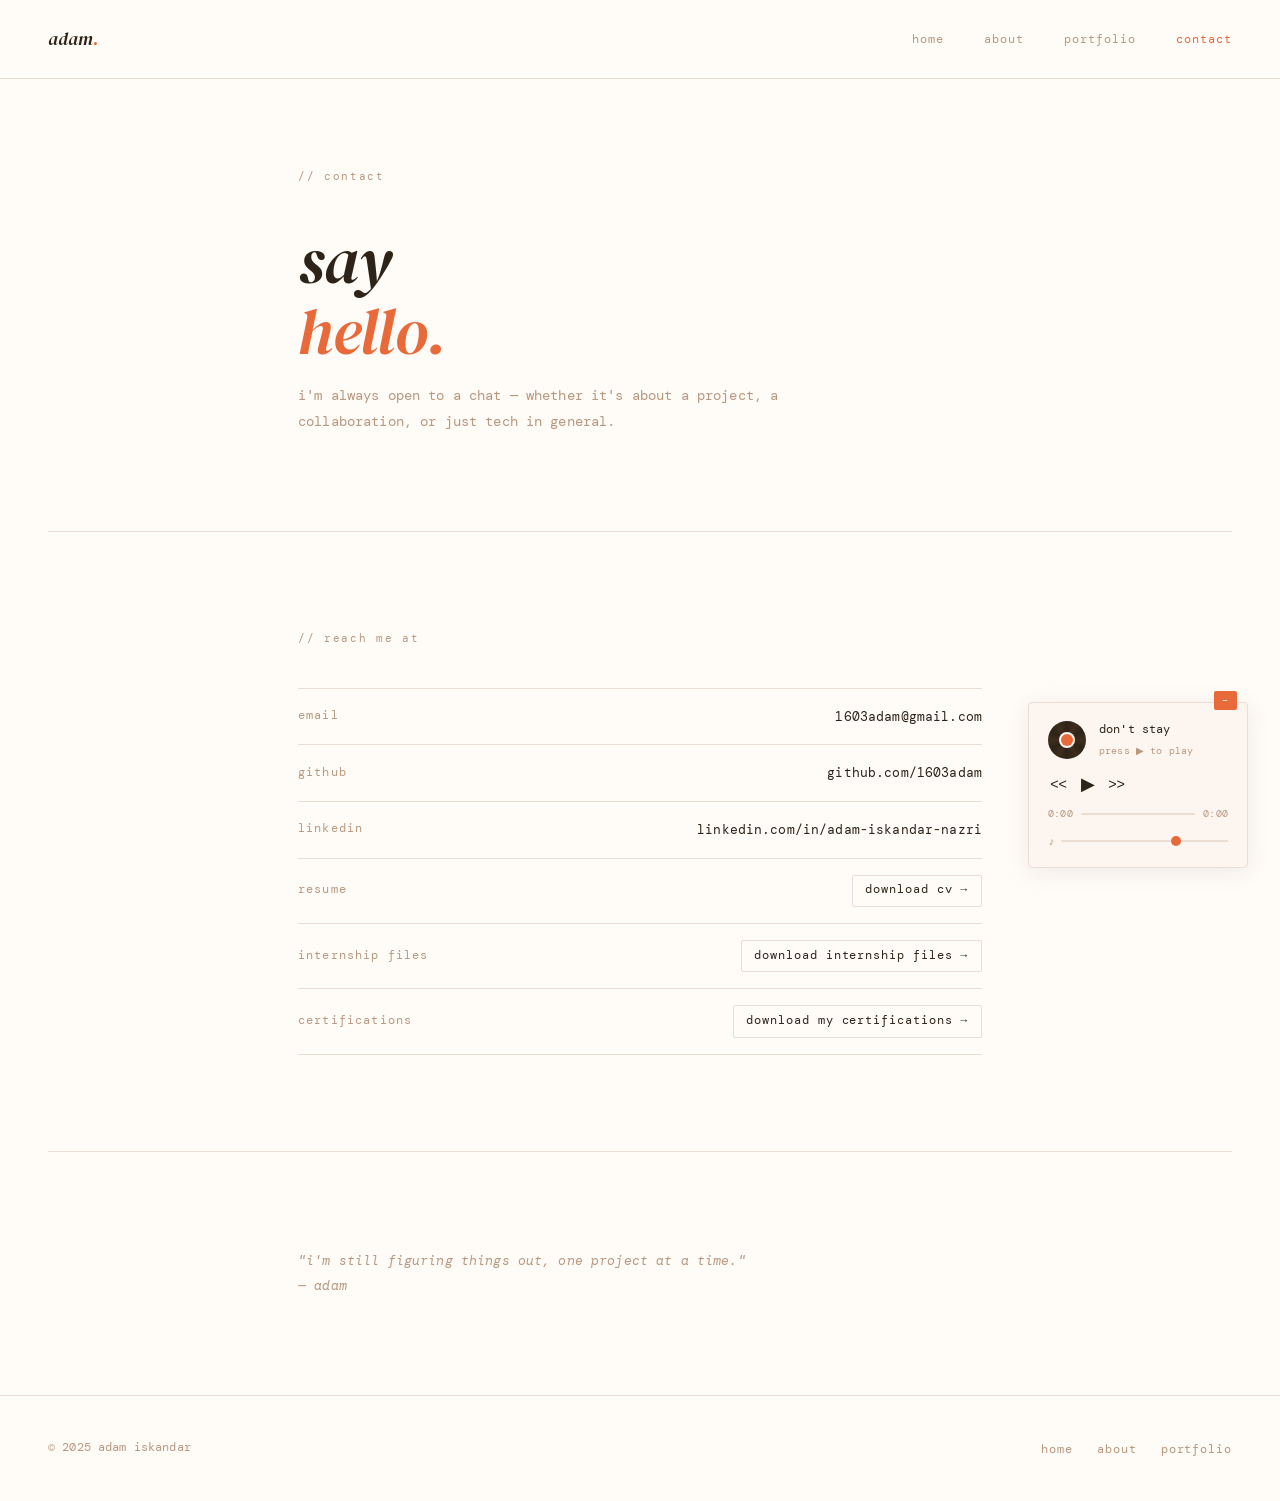
<file: contact.html>
<!DOCTYPE html>
<html lang="en">
<head>
  <meta charset="UTF-8" />
  <meta name="viewport" content="width=device-width, initial-scale=1.0" />
  <title>contact — adam iskandar</title>
  <link rel="stylesheet" href="style.css" />
</head>
<body>

<nav>
  <div class="nav-logo">adam<span>.</span></div>
  <ul class="nav-links" id="nav-links">
    <li><a href="index.html">home</a></li>
    <li><a href="about.html">about</a></li>
    <li><a href="portfolio.html">portfolio</a></li>
    <li><a href="contact.html" class="active">contact</a></li>
  </ul>
  <button class="hamburger" id="hamburger" aria-label="menu">
    <span></span><span></span><span></span>
  </button>
</nav>

<div class="page-wrap">

  <div class="section fade-in">
    <span class="section-label">// contact</span>
    <h1 class="display-title">say<br /><span>hello.</span></h1>
    <p style="margin-top:1rem;">
      i'm always open to a chat — whether it's about a project,
      a collaboration, or just tech in general.
    </p>
  </div>

  <hr class="section-divider" />

  <div class="section fade-in">
    <span class="section-label">// reach me at</span>

    <ul class="contact-list" style="margin-top:1.5rem;">

      <li>
        <span class="contact-label">email</span>
        <span class="contact-value">
          <a href="mailto:1603adam@gmail.com">1603adam@gmail.com</a>
        </span>
      </li>

      <li>
        <span class="contact-label">github</span>
        <span class="contact-value">
          <a href="https://github.com/1603adam" target="_blank">github.com/1603adam</a>
        </span>
      </li>

      <li>
        <span class="contact-label">linkedin</span>
        <span class="contact-value">
          <a href="https://www.linkedin.com/in/adam-iskandar-nazri/" target="_blank">linkedin.com/in/adam-iskandar-nazri</a>
        </span>
      </li>

      <li>
        <span class="contact-label">resume</span>
        <span class="contact-value">
          <a href="files/resume.pdf" download class="btn btn-ghost" style="padding:0.3rem 0.8rem; font-size:0.72rem;">
            download cv →
          </a>
        </span>
      </li>

      <li>
        <span class="contact-label">internship files</span>
        <span class="contact-value">
          <a href="files/internship files.zip" download class="btn btn-ghost" style="padding:0.3rem 0.8rem; font-size:0.72rem;">
            download internship files →
          </a>
      </li>

      <li>
        <span class="contact-label">certifications</span>
        <span class="contact-value">
          <a href="files/certifications.zip" download class="btn btn-ghost" style="padding:0.3rem 0.8rem; font-size:0.72rem;">
            download my certifications →
          </a>
      </li>

    </ul>


  </div>

  <hr class="section-divider" />

  <div class="section fade-in">
    <p style="font-style:italic; color:var(--muted); font-size:0.8rem; line-height:2;">
      "i'm still figuring things out, one project at a time."<br />
      — adam
    </p>
  </div>

  <!-- FOOTER -->
  <footer>
    <p>© 2025 adam iskandar</p>
    <ul class="footer-links">
      <li><a href="index.html">home</a></li>
      <li><a href="about.html">about</a></li>
      <li><a href="portfolio.html">portfolio</a></li>
    </ul>
  </footer>

</div>

<!-- ========== MUSIC PLAYER ========== -->
<div class="music-player" id="music-player">
  <button class="player-toggle" id="player-toggle">−</button>
  <button class="mini-btn" id="mini-btn">♪ music</button>
  <div class="player-header">
    <div class="vinyl" id="vinyl"></div>
    <div class="player-info">
      <div class="player-track" id="track-label">lofi beats</div>
      <div class="player-status" id="player-status">press ▶ to play</div>
    </div>
  </div>
  <div class="player-controls">
    <button class="ctrl-btn" id="prev-btn"><<</button>
    <button class="ctrl-btn play-btn" id="play-btn">▶</button>
    <button class="ctrl-btn" id="next-btn">>></button>
  </div>
  <div class="progress-wrap">
    <span class="time-label" id="current-time">0:00</span>
    <div class="progress-bar" id="progress-bar">
      <div class="progress-fill" id="progress-fill"></div>
    </div>
    <span class="time-label" id="total-time">0:00</span>
  </div>
  <div class="volume-wrap">
    <span>♪</span>
    <input type="range" class="volume-slider" id="volume-slider" min="0" max="1" step="0.05" value="0.7" />
  </div></div>

<script src="main.js"></script>
</body>
</html>
</file>
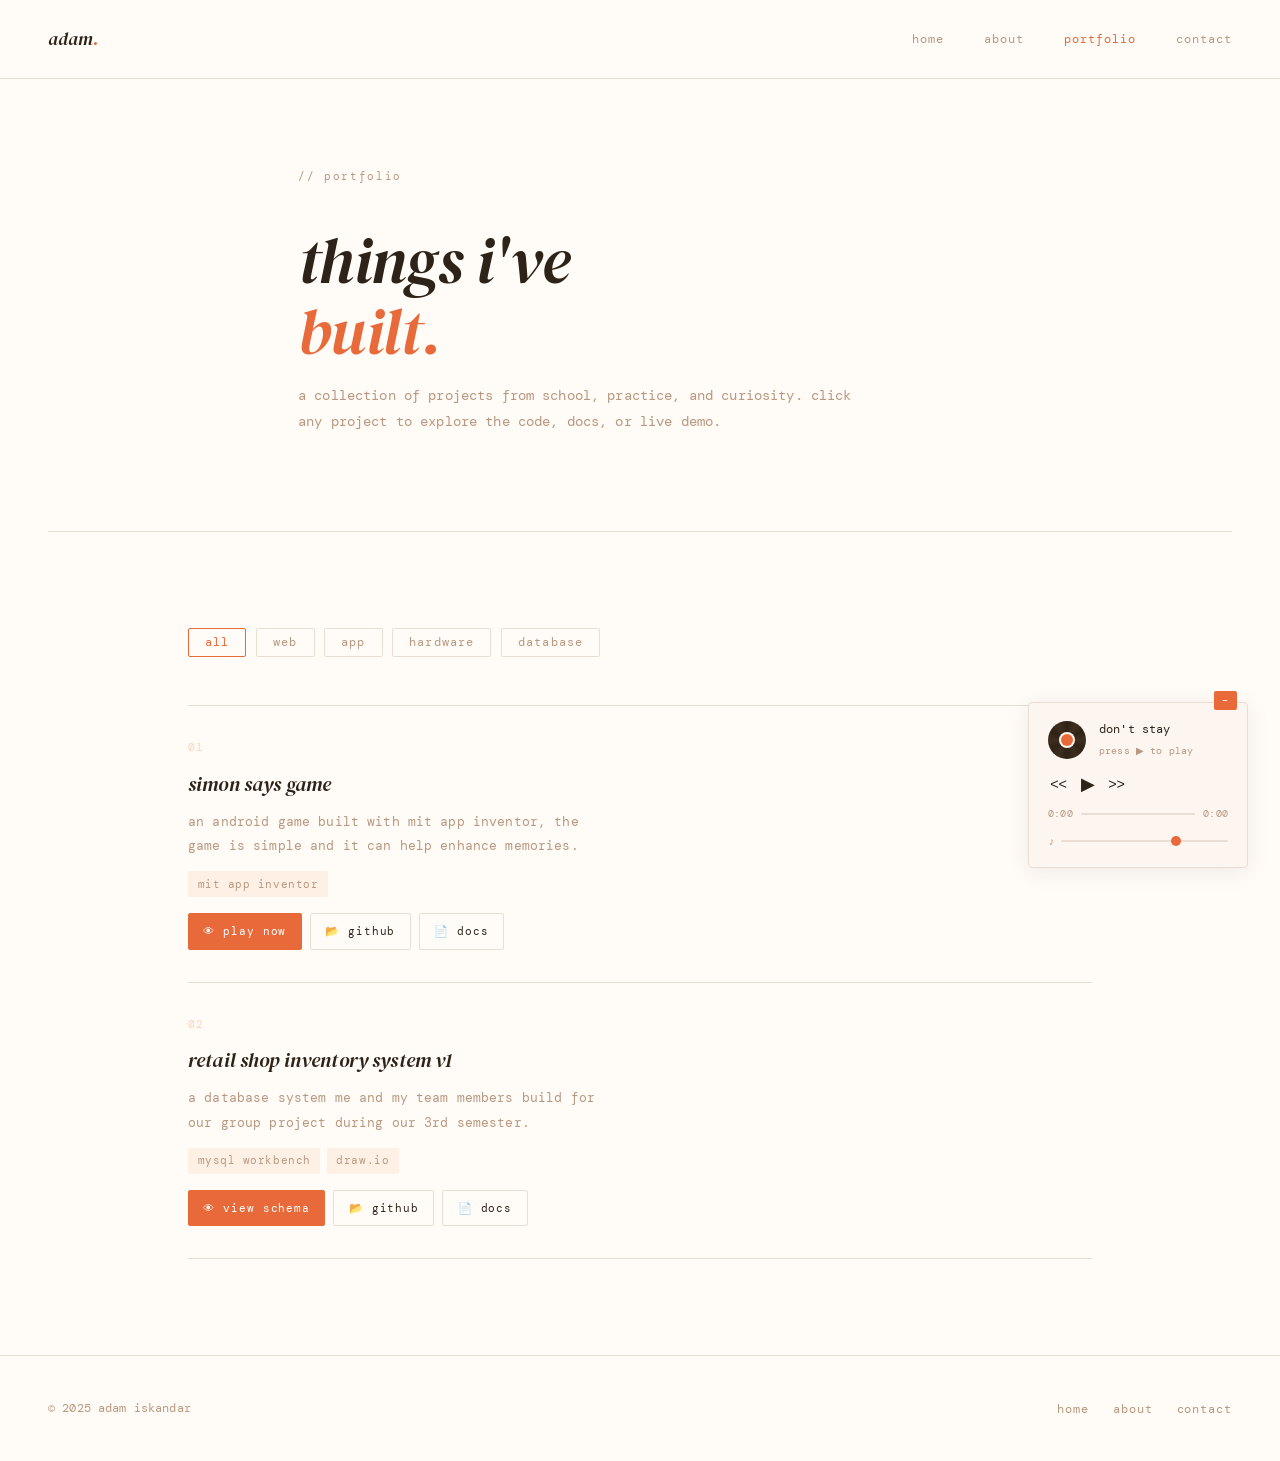
<file: portfolio.html>
<!DOCTYPE html>
<html lang="en">
<head>
  <meta charset="UTF-8" />
  <meta name="viewport" content="width=device-width, initial-scale=1.0" />
  <title>portfolio — adam iskandar</title>
  <link rel="stylesheet" href="style.css" />
</head>
<body>

<nav>
  <div class="nav-logo">adam<span>.</span></div>
  <ul class="nav-links" id="nav-links">
    <li><a href="index.html">home</a></li>
    <li><a href="about.html">about</a></li>
    <li><a href="portfolio.html" class="active">portfolio</a></li>
    <li><a href="contact.html">contact</a></li>
  </ul>
  <button class="hamburger" id="hamburger" aria-label="menu">
    <span></span><span></span><span></span>
  </button>
</nav>

<div class="page-wrap">

  <div class="section fade-in">
    <span class="section-label">// portfolio</span>
    <h1 class="display-title">things i've<br /><span>built.</span></h1>
    <p style="margin-top:1rem;">
      a collection of projects from school, practice, and curiosity.
      click any project to explore the code, docs, or live demo.
    </p>
  </div>

  <hr class="section-divider" />

  <div class="section-wide fade-in">

    <!-- FILTER BUTTONS -->
    <div class="filter-bar">
      <button class="filter-btn active" onclick="filterProjects('all', this)">all</button>
      <button class="filter-btn" onclick="filterProjects('web', this)">web</button>
      <button class="filter-btn" onclick="filterProjects('app', this)">app</button>
      <button class="filter-btn" onclick="filterProjects('hardware', this)">hardware</button>
      <button class="filter-btn" onclick="filterProjects('database', this)">database</button>
    </div>

    <div class="project-list" id="projects-grid">

      <!-- ---- PROJECT 1 ---- -->
      <div class="project-item" data-category="app">
        <div>
          <div class="project-num">01</div>
          <div class="project-title">simon says game</div>
          <p class="project-desc">
            an android game built with mit app inventor, the game is simple and it can help enhance memories.
          </p>
          <div class="project-tools">
            <span class="tool-tag">mit app inventor</span>
          </div>
          <div class="project-btns" style="margin-top:0.8rem;">
            <a href="files/SimonSays.apk" class="btn btn-solid">👁 play now</a>
            <a href="https://github.com/1603adam/simon-says-game" target="_blank" class="btn btn-ghost">📂 github</a>
            <a href="files/Portfolio of MIT App Inventor (Simon Says Game).pdf" download class="btn btn-ghost">📄 docs</a>
          </div>
        </div>
      </div>

      <!-- ---- PROJECT 2 ---- -->
      <div class="project-item" data-category="database">
        <div>
          <div class="project-num">02</div>
          <div class="project-title">retail shop inventory system v1</div>
          <p class="project-desc">
            a database system me and my team members build for our group project during our 3rd semester.
          </p>
          <div class="project-tools">
            <span class="tool-tag">mysql workbench</span>
            <span class="tool-tag">draw.io</span>
          </div>
          <div class="project-btns" style="margin-top:0.8rem;">
            <a href="files/ERD.png" class="btn btn-solid">👁 view schema</a>
            <a href="https://github.com/1603adam/retail-shop-inventory-system-v1" target="_blank" class="btn btn-ghost">📂 github</a>
            <a href="files/Portfolio of MySQL (Retail Shop Inventory Management).pdf" download class="btn btn-ghost">📄 docs</a>
          </div>
        </div>
      </div>

      <!--
        ---- ADD MORE PROJECTS HERE ----

        <div class="project-item" data-category="web">
          <div>
            <div class="project-num">04</div>
            <div class="project-title">project name</div>
            <p class="project-desc">short description of what it does.</p>
            <div class="project-tools">
              <span class="tool-tag">tool 1</span>
              <span class="tool-tag">tool 2</span>
            </div>
            <div class="project-btns" style="margin-top:0.8rem;">
              <a href="#" class="btn btn-solid">👁 demo</a>
              <a href="#" class="btn btn-ghost">📂 source</a>
            </div>
          </div>
        </div>
      -->

    </div>
  </div>

  <!-- FOOTER -->
  <footer>
    <p>© 2025 adam iskandar</p>
    <ul class="footer-links">
      <li><a href="index.html">home</a></li>
      <li><a href="about.html">about</a></li>
      <li><a href="contact.html">contact</a></li>
    </ul>
  </footer>

</div>

<!-- ========== MUSIC PLAYER ========== -->
<div class="music-player" id="music-player">
  <button class="player-toggle" id="player-toggle">−</button>
  <button class="mini-btn" id="mini-btn">♪ music</button>
  <div class="player-header">
    <div class="vinyl" id="vinyl"></div>
    <div class="player-info">
      <div class="player-track" id="track-label">lofi beats</div>
      <div class="player-status" id="player-status">press ▶ to play</div>
    </div>
  </div>
  <div class="player-controls">
    <button class="ctrl-btn" id="prev-btn"><<</button>
    <button class="ctrl-btn play-btn" id="play-btn">▶</button>
    <button class="ctrl-btn" id="next-btn">>></button>
  </div>
  <div class="progress-wrap">
    <span class="time-label" id="current-time">0:00</span>
    <div class="progress-bar" id="progress-bar">
      <div class="progress-fill" id="progress-fill"></div>
    </div>
    <span class="time-label" id="total-time">0:00</span>
  </div>
  <div class="volume-wrap">
    <span>♪</span>
    <input type="range" class="volume-slider" id="volume-slider" min="0" max="1" step="0.05" value="0.7" />
  </div></div>

<script src="main.js"></script>

<script>
  function filterProjects(category, btn) {
    document.querySelectorAll('.filter-btn').forEach(function (b) { b.classList.remove('active'); });
    btn.classList.add('active');
    document.querySelectorAll('.project-item').forEach(function (item) {
      var cat = item.getAttribute('data-category') || '';
      item.style.display = (category === 'all' || cat.includes(category)) ? 'grid' : 'none';
    });
  }
</script>
</body>
</html>
</file>
<file: style.css>
/* ============================================
   adam iskandar — portfolio
   lo-fi minimalist · soft orange + white
   ============================================ */

@import url('https://fonts.googleapis.com/css2?family=DM+Serif+Display:ital@0;1&family=DM+Mono:wght@300;400;500&display=swap');

/* ---- tokens ---- */
:root {
  --bg:          #FFFBF7;
  --orange:      #E8693A;
  --peach:       #FFD4B8;
  --peach-light: #FFF0E6;
  --text:        #2E2318;
  --muted:       #B89880;
  --line:        #EADDD3;
  --white:       #FFFFFF;
  --player-bg:   #FDF6F0;
}

/* ---- reset ---- */
*, *::before, *::after { box-sizing: border-box; margin: 0; padding: 0; }

html { scroll-behavior: smooth; }

body {
  font-family: 'DM Mono', monospace;
  background-color: var(--bg);
  color: var(--text);
  font-size: 14px;
  line-height: 1.8;
  letter-spacing: 0.01em;
}

/* all text lowercase via CSS */
body, nav, h1, h2, h3, h4, p, a, span, button, label {
  text-transform: lowercase;
}

a { text-decoration: none; color: inherit; }
img { max-width: 100%; display: block; }

/* ---- NAV ---- */
nav {
  position: fixed;
  top: 0; left: 0; right: 0;
  z-index: 200;
  display: flex;
  align-items: center;
  justify-content: space-between;
  padding: 1.4rem 3rem;
  background-color: var(--bg);
  border-bottom: 1px solid var(--line);
}

.nav-logo {
  font-family: 'DM Serif Display', serif;
  font-style: italic;
  font-size: 1.15rem;
  color: var(--text);
  letter-spacing: 0;
  text-transform: lowercase;
}

.nav-logo span { color: var(--orange); }

.nav-links {
  display: flex;
  list-style: none;
  gap: 2.5rem;
}

.nav-links a {
  font-size: 0.78rem;
  color: var(--muted);
  letter-spacing: 0.08em;
  transition: color 0.2s;
}

.nav-links a:hover,
.nav-links a.active {
  color: var(--orange);
}

/* mobile hamburger */
.hamburger {
  display: none;
  flex-direction: column;
  gap: 5px;
  background: none;
  border: none;
  cursor: pointer;
  padding: 4px;
}
.hamburger span {
  display: block;
  width: 22px;
  height: 1.5px;
  background: var(--text);
  border-radius: 2px;
  transition: all 0.3s;
}

/* ---- PAGE WRAPPER ---- */
.page-wrap {
  padding-top: 70px; /* offset for fixed nav */
}

/* ---- SECTIONS ---- */
.section {
  padding: 6rem 3rem;
  max-width: 780px;
  margin: 0 auto;
}

.section-wide {
  padding: 6rem 3rem;
  max-width: 1000px;
  margin: 0 auto;
}

.section-divider {
  border: none;
  border-top: 1px solid var(--line);
  margin: 0 3rem;
}

.section-label {
  font-size: 0.7rem;
  letter-spacing: 0.15em;
  color: var(--muted);
  margin-bottom: 2.5rem;
  display: block;
}

/* ---- TYPOGRAPHY ---- */
.display-title {
  font-family: 'DM Serif Display', serif;
  font-style: italic;
  font-size: clamp(2.4rem, 6vw, 4rem);
  line-height: 1.1;
  font-weight: 400;
  letter-spacing: -0.01em;
  text-transform: lowercase;
}

.display-title span { color: var(--orange); }

h2 {
  font-family: 'DM Serif Display', serif;
  font-style: italic;
  font-size: 1.8rem;
  font-weight: 400;
  margin-bottom: 1.5rem;
  text-transform: lowercase;
}

p {
  color: var(--muted);
  font-size: 0.85rem;
  line-height: 1.9;
  max-width: 560px;
}

/* ---- BUTTONS ---- */
.btn {
  display: inline-block;
  font-family: 'DM Mono', monospace;
  font-size: 0.75rem;
  letter-spacing: 0.08em;
  padding: 0.55rem 1.2rem;
  border-radius: 2px;
  border: 1px solid transparent;
  cursor: pointer;
  transition: all 0.2s;
  text-transform: lowercase;
}

.btn-solid {
  background: var(--orange);
  color: var(--white);
  border-color: var(--orange);
}
.btn-solid:hover {
  background: #d15a2d;
  border-color: #d15a2d;
}

.btn-ghost {
  background: transparent;
  color: var(--text);
  border-color: var(--line);
}
.btn-ghost:hover {
  border-color: var(--orange);
  color: var(--orange);
}

/* ---- HERO ---- */
.hero {
  padding: 7rem 3rem 5rem;
  max-width: 780px;
  margin: 0 auto;
}

.hero-eyebrow {
  font-size: 0.72rem;
  color: var(--muted);
  letter-spacing: 0.12em;
  margin-bottom: 1.8rem;
  display: flex;
  align-items: center;
  gap: 0.8rem;
}

.hero-eyebrow::before {
  content: '';
  display: inline-block;
  width: 28px;
  height: 1px;
  background: var(--orange);
}

.hero-photo-wrap {
  margin: 2.5rem 0;
}

.hero-photo {
  width: 96px;
  height: 96px;
  border-radius: 50%;
  object-fit: cover;
  border: 2px solid var(--peach);
}

.hero-bio {
  margin: 2rem 0 2.5rem;
}

.hero-links {
  display: flex;
  gap: 0.8rem;
  flex-wrap: wrap;
  margin-top: 2rem;
}

/* ---- ABOUT ---- */
.about-grid {
  display: grid;
  grid-template-columns: 1fr 1fr;
  gap: 4rem;
  align-items: start;
}

.skills-list {
  list-style: none;
  margin-top: 0.5rem;
}

.skills-list li {
  font-size: 0.8rem;
  color: var(--muted);
  padding: 0.55rem 0;
  border-bottom: 1px solid var(--line);
  display: flex;
  align-items: center;
  gap: 0.6rem;
}

.skills-list li::before {
  content: '◦';
  color: var(--orange);
  font-size: 0.9rem;
}

.edu-item {
  margin-bottom: 1.8rem;
}
.edu-item h4 {
  font-size: 0.82rem;
  color: var(--text);
  font-weight: 500;
  margin-bottom: 0.2rem;
  text-transform: lowercase;
}
.edu-item p {
  font-size: 0.76rem;
  color: var(--muted);
}

/* ---- PORTFOLIO ---- */
.filter-bar {
  display: flex;
  gap: 0.6rem;
  flex-wrap: wrap;
  margin-bottom: 3rem;
}

.filter-btn {
  font-family: 'DM Mono', monospace;
  font-size: 0.72rem;
  letter-spacing: 0.1em;
  padding: 0.4rem 1rem;
  background: transparent;
  border: 1px solid var(--line);
  border-radius: 2px;
  color: var(--muted);
  cursor: pointer;
  transition: all 0.2s;
  text-transform: lowercase;
}
.filter-btn:hover,
.filter-btn.active {
  border-color: var(--orange);
  color: var(--orange);
}

/* project list (not cards, lo-fi style) */
.project-list {
  display: flex;
  flex-direction: column;
  gap: 0;
}

.project-item {
  padding: 2rem 0;
  border-bottom: 1px solid var(--line);
  display: grid;
  grid-template-columns: 1fr auto;
  gap: 1.5rem;
  align-items: start;
  transition: opacity 0.2s;
}

.project-item:first-child { border-top: 1px solid var(--line); }

.project-num {
  font-size: 0.68rem;
  color: var(--peach);
  letter-spacing: 0.1em;
  margin-bottom: 0.5rem;
}

.project-title {
  font-family: 'DM Serif Display', serif;
  font-style: italic;
  font-size: 1.25rem;
  font-weight: 400;
  margin-bottom: 0.5rem;
  text-transform: lowercase;
}

.project-desc {
  font-size: 0.8rem;
  color: var(--muted);
  margin-bottom: 0.8rem;
  max-width: 420px;
}

.project-tools {
  display: flex;
  flex-wrap: wrap;
  gap: 0.4rem;
  margin-bottom: 1rem;
}

.tool-tag {
  font-size: 0.68rem;
  color: var(--muted);
  background: var(--peach-light);
  padding: 0.2rem 0.6rem;
  border-radius: 2px;
  letter-spacing: 0.05em;
  text-transform: lowercase;
}

.project-btns {
  display: flex;
  gap: 0.5rem;
  flex-wrap: wrap;
}

.project-btns .btn { font-size: 0.7rem; padding: 0.45rem 0.9rem; }

/* ---- CONTACT ---- */
.contact-list {
  list-style: none;
  margin-top: 1rem;
}
.contact-list li {
  padding: 1rem 0;
  border-bottom: 1px solid var(--line);
  display: flex;
  align-items: center;
  justify-content: space-between;
  gap: 1rem;
}
.contact-list li:first-child { border-top: 1px solid var(--line); }

.contact-label {
  font-size: 0.72rem;
  letter-spacing: 0.1em;
  color: var(--muted);
  min-width: 80px;
}
.contact-value {
  font-size: 0.82rem;
  color: var(--text);
}
.contact-value a:hover { color: var(--orange); }

/* ---- FOOTER ---- */
footer {
  padding: 2.5rem 3rem;
  border-top: 1px solid var(--line);
  display: flex;
  align-items: center;
  justify-content: space-between;
  gap: 1rem;
  flex-wrap: wrap;
}

footer p {
  font-size: 0.72rem;
  color: var(--muted);
  max-width: none;
}

.footer-links {
  display: flex;
  gap: 1.5rem;
  list-style: none;
}

.footer-links a {
  font-size: 0.72rem;
  color: var(--muted);
  letter-spacing: 0.08em;
  transition: color 0.2s;
}

.footer-links a:hover { color: var(--orange); }

/* ---- MUSIC PLAYER ---- */
/* floats bottom-left, lo-fi vinyl style */
.music-player {
  position: fixed;
  bottom: 2rem;
  right: 2rem;
  z-index: 300;
  background: var(--player-bg);
  border: 1px solid var(--line);
  border-radius: 4px;
  padding: 1rem 1.2rem;
  min-width: 220px;
  box-shadow: 0 4px 24px rgba(46,35,24,0.08);
  transition: all 0.3s;
}

.music-player.collapsed {
  min-width: auto;
  padding: 0.8rem;
}

.player-toggle {
  position: absolute;
  top: -12px;
  right: 10px;
  background: var(--orange);
  border: none;
  border-radius: 2px;
  color: white;
  font-family: 'DM Mono', monospace;
  font-size: 0.65rem;
  padding: 0.2rem 0.5rem;
  cursor: pointer;
  text-transform: lowercase;
  letter-spacing: 0.05em;
}

.player-header {
  display: flex;
  align-items: center;
  gap: 0.8rem;
  margin-bottom: 0.8rem;
}

/* vinyl record disc */
.vinyl {
  width: 38px;
  height: 38px;
  border-radius: 50%;
  background: conic-gradient(
    #2E2318 0deg, #3d2e1e 30deg,
    #2E2318 60deg, #3d2e1e 90deg,
    #2E2318 120deg, #3d2e1e 150deg,
    #2E2318 180deg, #3d2e1e 210deg,
    #2E2318 240deg, #3d2e1e 270deg,
    #2E2318 300deg, #3d2e1e 330deg,
    #2E2318 360deg
  );
  position: relative;
  flex-shrink: 0;
  transition: animation 0.3s;
}

.vinyl::after {
  content: '';
  position: absolute;
  top: 50%; left: 50%;
  transform: translate(-50%, -50%);
  width: 12px;
  height: 12px;
  border-radius: 50%;
  background: var(--orange);
  box-shadow: 0 0 0 2px var(--player-bg);
}

.vinyl.spinning {
  animation: spin 3s linear infinite;
}

@keyframes spin {
  from { transform: rotate(0deg); }
  to   { transform: rotate(360deg); }
}

.player-info {
  flex: 1;
  min-width: 0;
}

.player-track {
  font-size: 0.75rem;
  color: var(--text);
  white-space: nowrap;
  overflow: hidden;
  text-overflow: ellipsis;
  text-transform: lowercase;
}

.player-status {
  font-size: 0.65rem;
  color: var(--muted);
  margin-top: 0.1rem;
}

.player-controls {
  display: flex;
  align-items: center;
  gap: 0.6rem;
  margin-bottom: 0.6rem;
}

.ctrl-btn {
  background: none;
  border: none;
  cursor: pointer;
  color: var(--text);
  font-size: 0.9rem;
  padding: 2px;
  transition: color 0.2s;
  line-height: 1;
}
.ctrl-btn:hover { color: var(--orange); }
.ctrl-btn.play-btn { font-size: 1.1rem; }

/* progress bar */
.progress-wrap {
  display: flex;
  align-items: center;
  gap: 0.5rem;
  margin-bottom: 0.5rem;
}

.progress-bar {
  flex: 1;
  height: 2px;
  background: var(--line);
  border-radius: 2px;
  cursor: pointer;
  position: relative;
}

.progress-fill {
  height: 100%;
  background: var(--orange);
  border-radius: 2px;
  width: 0%;
  transition: width 0.1s linear;
}

.time-label {
  font-size: 0.62rem;
  color: var(--muted);
  white-space: nowrap;
}

/* volume */
.volume-wrap {
  display: flex;
  align-items: center;
  gap: 0.4rem;
}

.volume-wrap span { font-size: 0.7rem; color: var(--muted); }

input[type="range"].volume-slider {
  -webkit-appearance: none;
  appearance: none;
  flex: 1;
  height: 2px;
  background: var(--line);
  border-radius: 2px;
  cursor: pointer;
  outline: none;
}
input[type="range"].volume-slider::-webkit-slider-thumb {
  -webkit-appearance: none;
  width: 10px;
  height: 10px;
  border-radius: 50%;
  background: var(--orange);
  cursor: pointer;
}

/* upload hint */
.player-hint {
  font-size: 0.65rem;
  color: var(--muted);
  text-align: center;
  margin-top: 0.4rem;
  line-height: 1.4;
}

.player-file-input { display: none; }

.upload-btn {
  background: none;
  border: 1px solid var(--line);
  border-radius: 2px;
  font-family: 'DM Mono', monospace;
  font-size: 0.68rem;
  color: var(--muted);
  padding: 0.3rem 0.7rem;
  cursor: pointer;
  transition: all 0.2s;
  text-transform: lowercase;
  width: 100%;
  margin-top: 0.5rem;
}
.upload-btn:hover { border-color: var(--orange); color: var(--orange); }

/* collapsed state */
.music-player.collapsed .player-controls,
.music-player.collapsed .progress-wrap,
.music-player.collapsed .volume-wrap,
.music-player.collapsed .player-hint,
.music-player.collapsed .upload-btn,
.music-player.collapsed .player-header { display: none; }

.music-player.collapsed .mini-btn {
  display: flex !important;
  align-items: center;
  gap: 0.5rem;
  background: none;
  border: none;
  cursor: pointer;
  font-family: 'DM Mono', monospace;
  font-size: 0.7rem;
  color: var(--muted);
  text-transform: lowercase;
}

.mini-btn { display: none; }

/* ---- FADE IN ---- */
.fade-in {
  opacity: 0;
  transform: translateY(16px);
  transition: opacity 0.6s ease, transform 0.6s ease;
}
.fade-in.visible {
  opacity: 1;
  transform: translateY(0);
}

/* ---- RESPONSIVE ---- */
@media (max-width: 680px) {
  nav { padding: 1.2rem 1.5rem; }
  .nav-links {
    display: none;
    position: absolute;
    top: 60px; left: 0; right: 0;
    flex-direction: column;
    background: var(--bg);
    padding: 1.5rem;
    gap: 1.2rem;
    border-bottom: 1px solid var(--line);
  }
  .nav-links.open { display: flex; }
  .hamburger { display: flex; }

  .hero, .section, .section-wide { padding: 4rem 1.5rem; }
  .section-divider { margin: 0 1.5rem; }
  footer { padding: 2rem 1.5rem; }

  .about-grid { grid-template-columns: 1fr; gap: 2.5rem; }

  .project-item {
    grid-template-columns: 1fr;
  }

  .music-player {
    bottom: 1rem;
    right: 1rem;
    min-width: 200px;
  }
}
</file>
